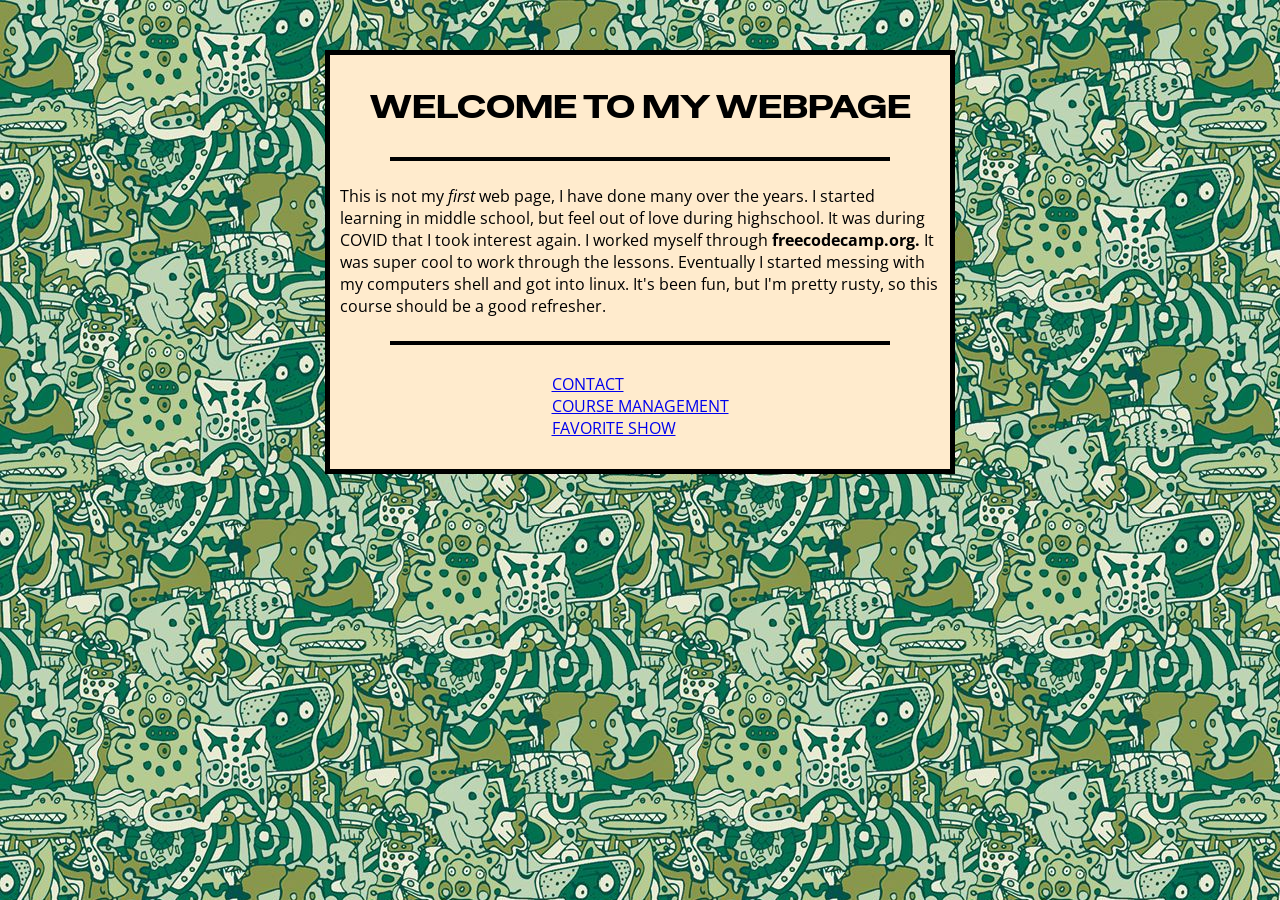
<file: index.html>
<!DOCTYPE html>
<html lang="en">
<head>
    <meta charset="UTF-8">
    <meta name="viewport" content="width=device-width, initial-scale=1.0">
    <title>Jake's Wicked Webpage</title>
    <link rel="preconnect" href="https://fonts.googleapis.com">
    <link rel="preconnect" href="https://fonts.gstatic.com" crossorigin>
    <link href="https://fonts.googleapis.com/css2?family=Open+Sans:ital,wght@0,300..800;1,300..800&family=Special+Gothic+Expanded+One&display=swap" rel="stylesheet">
    <link rel="stylesheet" href="style.css" type="text/css">
</head>
<body style="background-image: url(images/doodle_bg.jpeg);">
    <div class="div_container">
    <h1>WELCOME TO MY WEBPAGE</h1>
    <hr>
    <p class="container">This is not my <em>first</em> web page, I have done many over the years. I started learning in middle school, but feel out of love during highschool. It was during COVID that I took interest again. I worked myself through <strong>freecodecamp.org.</strong> It was super cool to work through the lessons. Eventually I started messing with my computers shell and got into linux. It's been fun, but I'm pretty rusty, so this course should be a good refresher.</p>
    <hr>
        <div style="display: flex; flex-direction: column; padding: 20px;">
            <a href="contact.html">CONTACT</a>
            <a href="cmp.html">COURSE MANAGEMENT</a>
            <a href="test.html">FAVORITE SHOW</a>
        </div>
    </div>
</body>
</html>
</file>
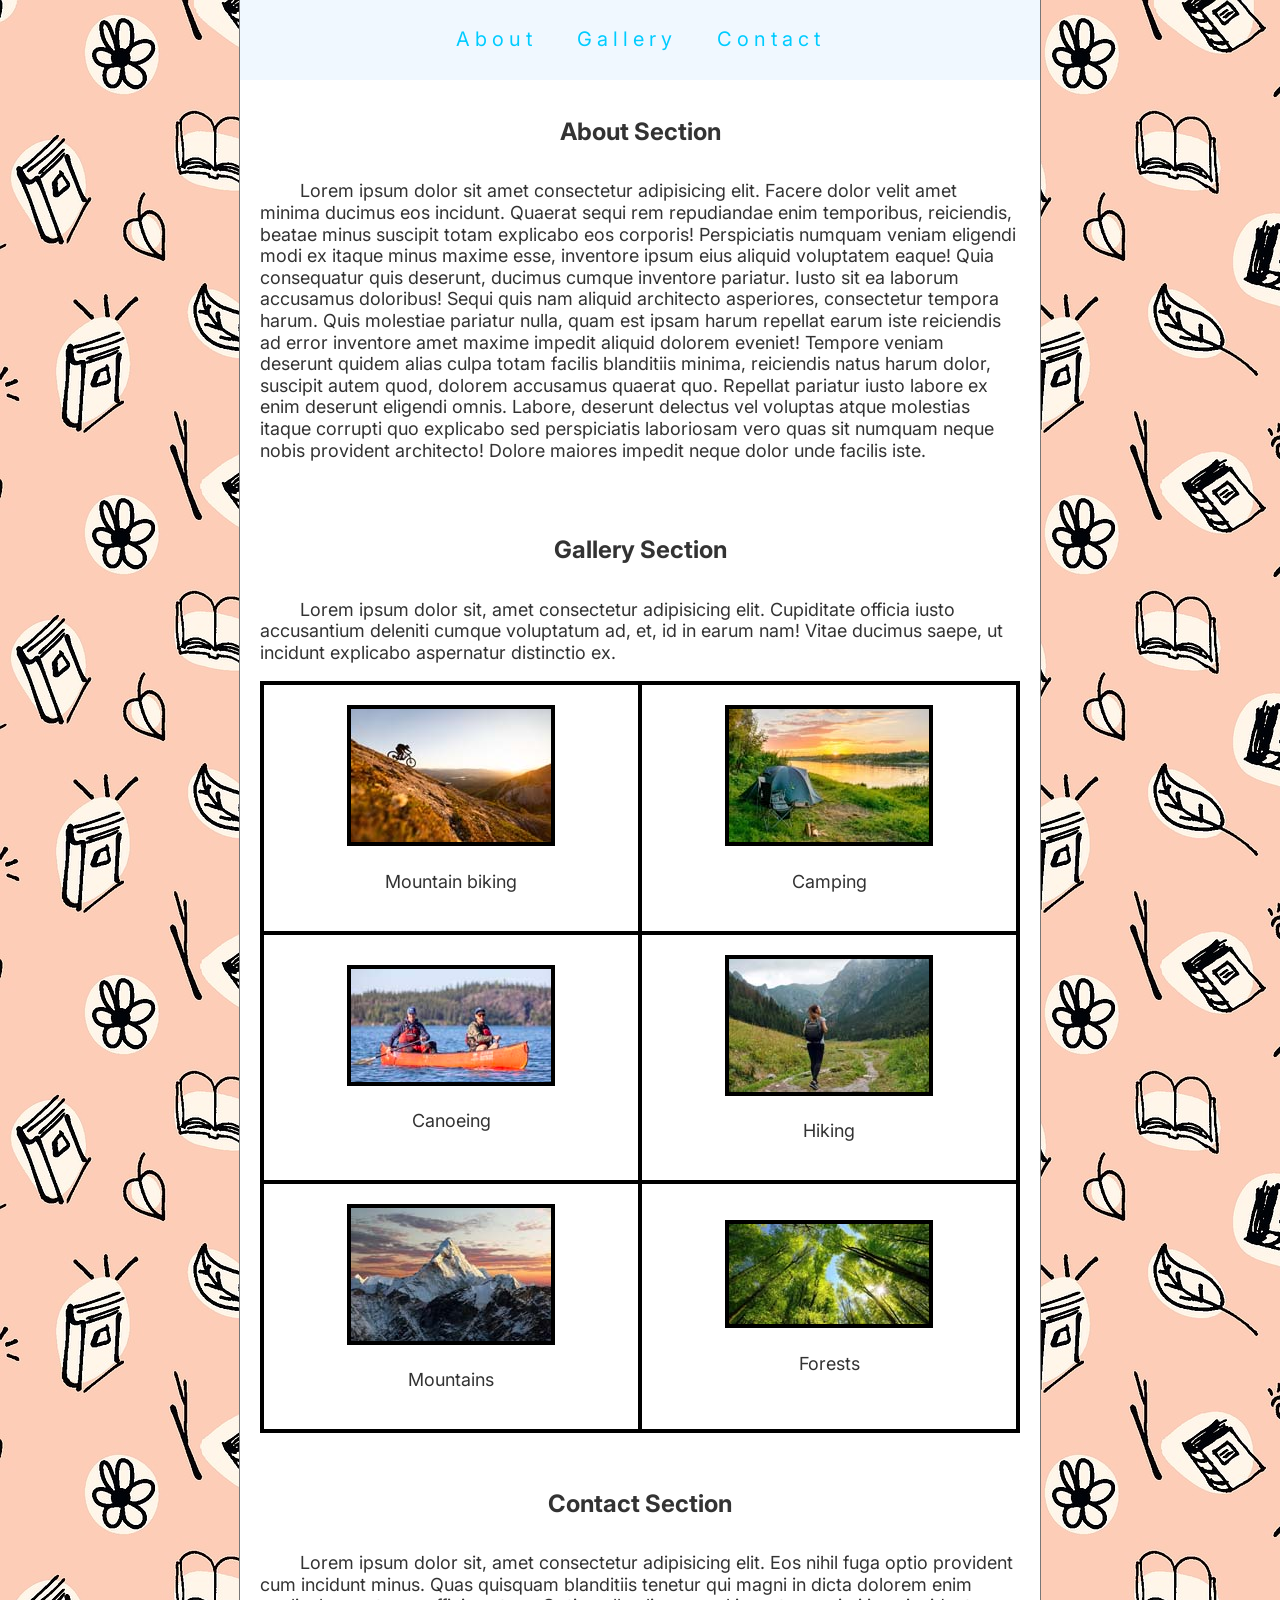
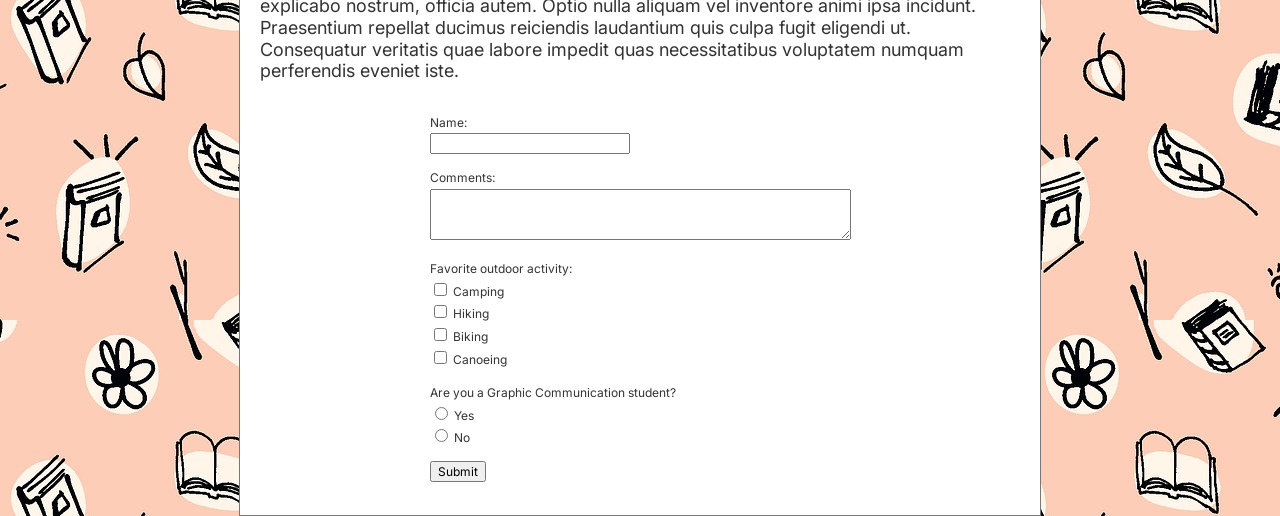
<file: A5/index.html>
<!DOCTYPE html>
<html lang="en">
<head>
  <meta charset="UTF-8">
  <meta name="viewport" content="width=device-width, initial-scale=1.0">
  <link rel="stylesheet" href="style.css" type="text/css">
  <link rel="preconnect" href="https://fonts.googleapis.com">
  <link rel="preconnect" href="https://fonts.gstatic.com" crossorigin>
  <link href="https://fonts.googleapis.com/css2?family=Inter:ital,opsz,wght@0,14..32,100..900;1,14..32,100..900&display=swap" rel="stylesheet">
  <title>Online Library</title>
</head>
<body>
  <div class="container">
    <header>
    </header>

    <nav>
      <a href="#about">About</a>
      <a href="#gallery">Gallery</a>
      <a href="#contact">Contact</a>
    </nav>

    <section id="about" class="top_spacing">
      <h1 class="heading">About Section</h1>
      <p class="subheading p_indent">
        Lorem ipsum dolor sit amet consectetur adipisicing elit. Facere dolor velit amet minima ducimus eos incidunt. Quaerat sequi rem repudiandae enim temporibus, reiciendis, beatae minus suscipit totam explicabo eos corporis!
        Perspiciatis numquam veniam eligendi modi ex itaque minus maxime esse, inventore ipsum eius aliquid voluptatem eaque! Quia consequatur quis deserunt, ducimus cumque inventore pariatur. Iusto sit ea laborum accusamus doloribus!
        Sequi quis nam aliquid architecto asperiores, consectetur tempora harum. Quis molestiae pariatur nulla, quam est ipsam harum repellat earum iste reiciendis ad error inventore amet maxime impedit aliquid dolorem eveniet!
        Tempore veniam deserunt quidem alias culpa totam facilis blanditiis minima, reiciendis natus harum dolor, suscipit autem quod, dolorem accusamus quaerat quo. Repellat pariatur iusto labore ex enim deserunt eligendi omnis.
        Labore, deserunt delectus vel voluptas atque molestias itaque corrupti quo explicabo sed perspiciatis laboriosam vero quas sit numquam neque nobis provident architecto! Dolore maiores impedit neque dolor unde facilis iste.
      </p>

    </section>
    <section id="gallery">
      <h1 class="heading">Gallery Section</h1>
      <p class="subheading p_indent">
        Lorem ipsum dolor sit, amet consectetur adipisicing elit. Cupiditate officia iusto accusantium deleniti cumque voluptatum ad, et, id in earum nam! Vitae ducimus saepe, ut incidunt explicabo aspernatur distinctio ex.
      </p>
      <table>
        <tbody>
          <tr>
            <td>
              <a href="images/640/biking.jpg" target="_blank">
              <img src="images/thumbs/biking.jpg" alt="A person mountain biking" class="boxModel">
              </a>
              <p class="subheading">
                Mountain biking
              </p>
            </td>
            <td>
              <a href="images/640/camping.jpg" target="_blank">
              <img src="images/thumbs/camping.jpg" alt="A tent by a river" class="boxModel">
              </a>
              <p class="subheading">
                Camping
              </p>
            </td>
          </tr>
          <tr>
            <td>
              <a href="images/640/canoeing.jpg" target="_blank">
              <img src="images/thumbs/canoeing.jpg" alt="Two people canoeing" class="boxModel">
              </a>
              <p class="subheading">
                Canoeing
              </p>
            </td>
            <td>
              <a href="images/640/hiking.jpg" target="_blank">
              <img src="images/thumbs/hiking.jpg" alt="A lady starting a hike" class="boxModel">
              </a>
              <p class="subheading">
                Hiking
              </p>
            </td>
          </tr>
          <tr>
            <td>
              <a href="images/640/mountain.jpg" target="_blank">
              <img src="images/thumbs/mountain.jpg" alt="An image of a mountain" class="boxModel">
              </a>
              <p class="subheading">
                Mountains
              </p>
            </td>
            <td>
              <a href="images/640/trees.jpg" target="_blank">
              <img src="images/thumbs/trees.jpg" alt="An image of a forest" class="boxModel">
              </a>
              <p class="subheading">
                Forests
              </p>
            </td>
          </tr>

        </tbody>
      </table>
    </section>

    <section id="contact">
      <h1 class="heading">Contact Section</h1>
      <p class="subheading p_indent">Lorem ipsum dolor sit, amet consectetur adipisicing elit. Eos nihil fuga optio provident cum incidunt minus. Quas quisquam blanditiis tenetur qui magni in dicta dolorem enim explicabo nostrum, officia autem.
      Optio nulla aliquam vel inventore animi ipsa incidunt. Praesentium repellat ducimus reiciendis laudantium quis culpa fugit eligendi ut. Consequatur veritatis quae labore impedit quas necessitatibus voluptatem numquam perferendis eveniet iste.</p>
        <form method="post" action="form script url">
        <p>Name:
        <br>
        <input type="text" name="name">
        </p>
        <p>Comments:
        <br>
        <textarea rows="3" cols="50" name="comments">
        </textarea>
        </p>
        <p>Favorite outdoor activity:
        <br>
        <input type="checkbox" name="fav_act" value="Camping">
        Camping
        <br>
        <input type="checkbox" name="fav_act" value="Hiking">
        Hiking
        <br>
        <input type="checkbox" name="fav_act" value="Biking">
        Biking
        <br>
        <input type="checkbox" name="fav_act" value="Canoeing">
        Canoeing
        </p>
        <p>Are you a Graphic Communication student?
        <br>
        <input type="radio" name="graphic_comm_student" value="Yes">
        Yes
        <br>
        <input type="radio" name="graphic_comm_student" value="No">
        No
        </p>
        <p>
        <input type="submit" name="submit_button" value="Submit">
        </p>
      </form>
    </section>
      
    <footer>

    </footer>
  </div>
</body>
</html>
</file>
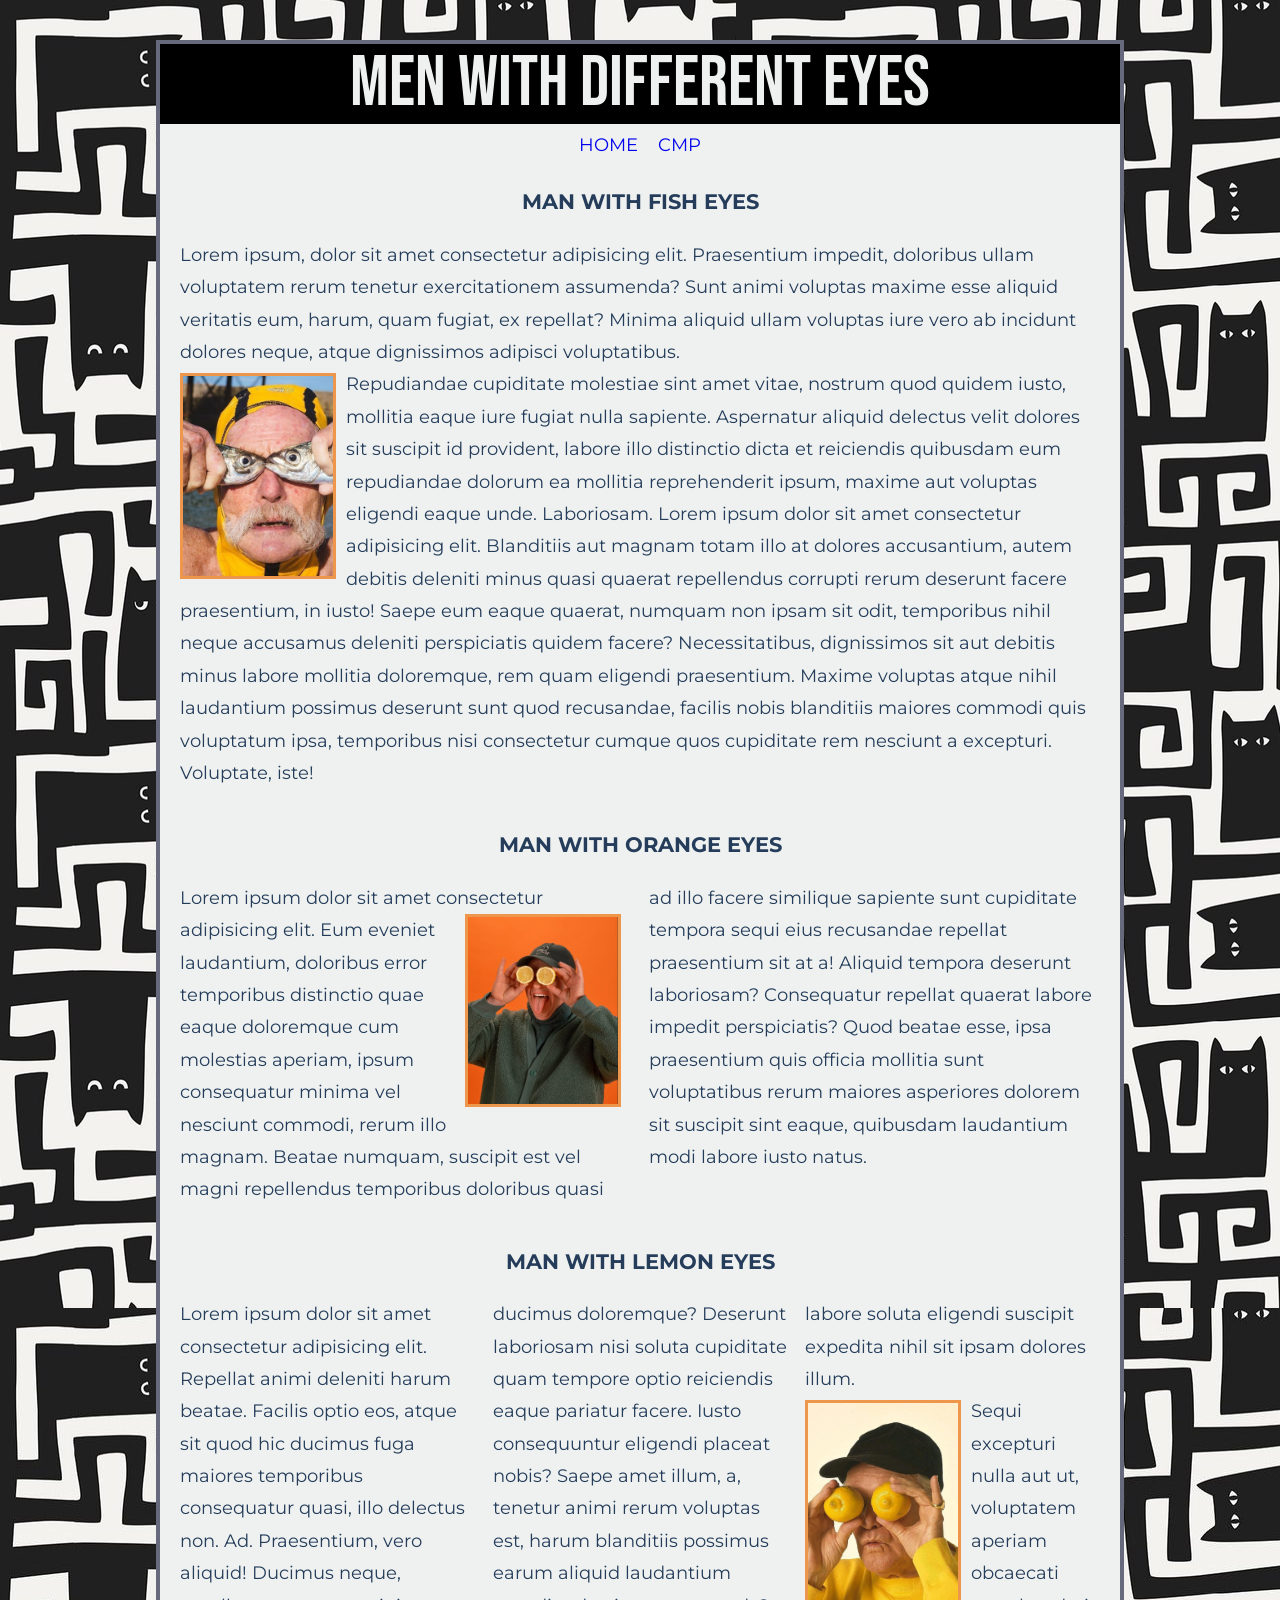
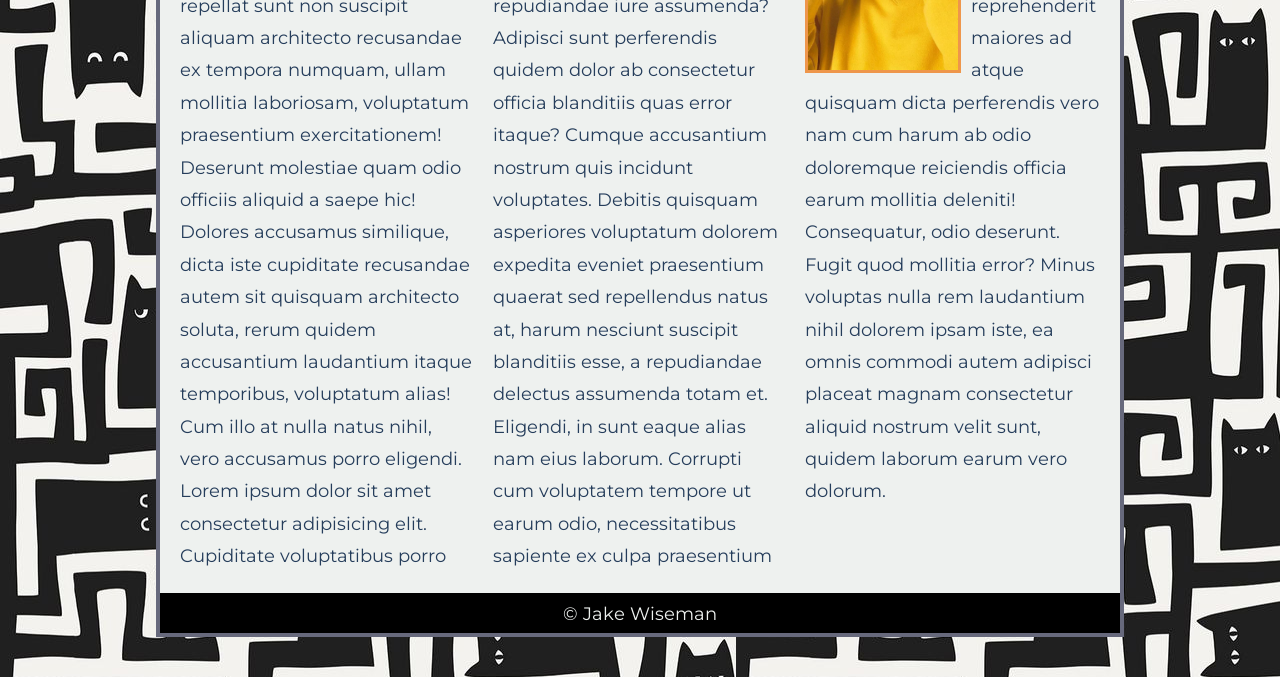
<file: a6/index.html>
<!DOCTYPE html>
<html lang="en">
<head>
  <meta charset="UTF-8">
  <meta name="viewport" content="width=device-width, initial-scale=1.0">
  <link rel="stylesheet" href="style.css">
  <link rel="preconnect" href="https://fonts.googleapis.com">
  <link rel="preconnect" href="https://fonts.gstatic.com" crossorigin>
  <link href="https://fonts.googleapis.com/css2?family=Bebas+Neue&family=Montserrat:ital,wght@0,100..900;1,100..900&display=swap" rel="stylesheet">
  <title>COLUMNZZZ</title>
</head>
<body>
  <div class="container">
    <header class="header_style">
      MEN WITH DIFFERENT EYES
    </header >
    <nav class="nav_style">
      <a href="/index.html">HOME</a>
      <a href="/cmp.html">CMP</a>
    </nav>


    <h3>MAN WITH FISH EYES</h3>

    <section class="columnOne">
      Lorem ipsum, dolor sit amet consectetur adipisicing elit. Praesentium impedit, doloribus ullam voluptatem rerum tenetur exercitationem assumenda? Sunt animi voluptas maxime esse aliquid veritatis eum, harum, quam fugiat, ex repellat?
      Minima aliquid ullam voluptas iure vero ab incidunt dolores neque, atque dignissimos adipisci voluptatibus.<p><img class="floatLeft" src="/images/fish.jpeg" alt="a man holding up fish as eyes"></p>Repudiandae cupiditate molestiae sint amet vitae, nostrum quod quidem iusto, mollitia eaque iure fugiat nulla sapiente. Aspernatur aliquid delectus velit dolores sit suscipit id provident, labore illo distinctio dicta et reiciendis quibusdam eum repudiandae dolorum ea mollitia reprehenderit ipsum, maxime aut voluptas eligendi eaque unde. Laboriosam. Lorem ipsum dolor sit amet consectetur adipisicing elit. Blanditiis aut magnam totam illo at dolores accusantium, autem debitis deleniti minus quasi quaerat repellendus corrupti rerum deserunt facere praesentium, in iusto!
      Saepe eum eaque quaerat, numquam non ipsam sit odit, temporibus nihil neque accusamus deleniti perspiciatis quidem facere? Necessitatibus, dignissimos sit aut debitis minus labore mollitia doloremque, rem quam eligendi praesentium.
      Maxime voluptas atque nihil laudantium possimus deserunt sunt quod recusandae, facilis nobis blanditiis maiores commodi quis voluptatum ipsa, temporibus nisi consectetur cumque quos cupiditate rem nesciunt a excepturi. Voluptate, iste!
    </section>

    <h3>MAN WITH ORANGE EYES</h3>

    <section class="columnTwo" >
      Lorem ipsum dolor sit amet consectetur<p><img class="floatRight" src="/images/orange.jpeg" alt="a man holding up oranges as eyes"></p> adipisicing elit. Eum eveniet laudantium, doloribus error temporibus distinctio quae eaque doloremque cum molestias aperiam, ipsum consequatur minima vel nesciunt commodi, rerum illo magnam. Beatae numquam, suscipit est vel magni repellendus temporibus doloribus quasi ad illo facere similique sapiente sunt cupiditate tempora sequi eius recusandae repellat praesentium sit at a! Aliquid tempora deserunt laboriosam?
      Consequatur repellat quaerat labore impedit perspiciatis? Quod beatae esse, ipsa praesentium quis officia mollitia sunt voluptatibus rerum maiores asperiores dolorem sit suscipit sint eaque, quibusdam laudantium modi labore iusto natus.
    </section>

    <h3>MAN WITH LEMON EYES</h3>

    <section class="columnThree">
      Lorem ipsum dolor sit amet consectetur adipisicing elit. Repellat animi deleniti harum beatae. Facilis optio eos, atque sit quod hic ducimus fuga maiores temporibus consequatur quasi, illo delectus non. Ad.
      Praesentium, vero aliquid! Ducimus neque, repellat sunt non suscipit aliquam architecto recusandae ex tempora numquam, ullam mollitia laboriosam, voluptatum praesentium exercitationem! Deserunt molestiae quam odio officiis aliquid a saepe hic!
      Dolores accusamus similique, dicta iste cupiditate recusandae autem sit quisquam architecto soluta, rerum quidem accusantium laudantium itaque temporibus, voluptatum alias! Cum illo at nulla natus nihil, vero accusamus porro eligendi. Lorem ipsum dolor sit amet consectetur adipisicing elit. Cupiditate voluptatibus porro ducimus doloremque? Deserunt laboriosam nisi soluta cupiditate quam tempore optio reiciendis eaque pariatur facere. Iusto consequuntur eligendi placeat nobis?
      Saepe amet illum, a, tenetur animi rerum voluptas est, harum blanditiis possimus earum aliquid laudantium repudiandae iure assumenda? Adipisci sunt perferendis quidem dolor ab consectetur officia blanditiis quas error itaque?
      Cumque accusantium nostrum quis incidunt voluptates. Debitis quisquam asperiores voluptatum dolorem expedita eveniet praesentium quaerat sed repellendus natus at, harum nesciunt suscipit blanditiis esse, a repudiandae delectus assumenda totam et.
      Eligendi, in sunt eaque alias nam eius laborum. Corrupti cum voluptatem tempore ut earum odio, necessitatibus sapiente ex culpa praesentium labore soluta eligendi suscipit expedita nihil sit ipsam dolores illum.<p><img class="floatLeft" src="/images/lemon.jpeg" alt="a man holding up lemons as eyes"></p>Sequi excepturi nulla aut ut, voluptatem aperiam obcaecati reprehenderit maiores ad atque quisquam dicta perferendis vero nam cum harum ab odio doloremque reiciendis officia earum mollitia deleniti! Consequatur, odio deserunt.
      Fugit quod mollitia error? Minus voluptas nulla rem laudantium nihil dolorem ipsam iste, ea omnis commodi autem adipisci placeat magnam consectetur aliquid nostrum velit sunt, quidem laborum earum vero dolorum.
    </section>

    <footer class="footer_style">
      © Jake Wiseman 
    </footer>

  </div>
</body>
</html>
</file>
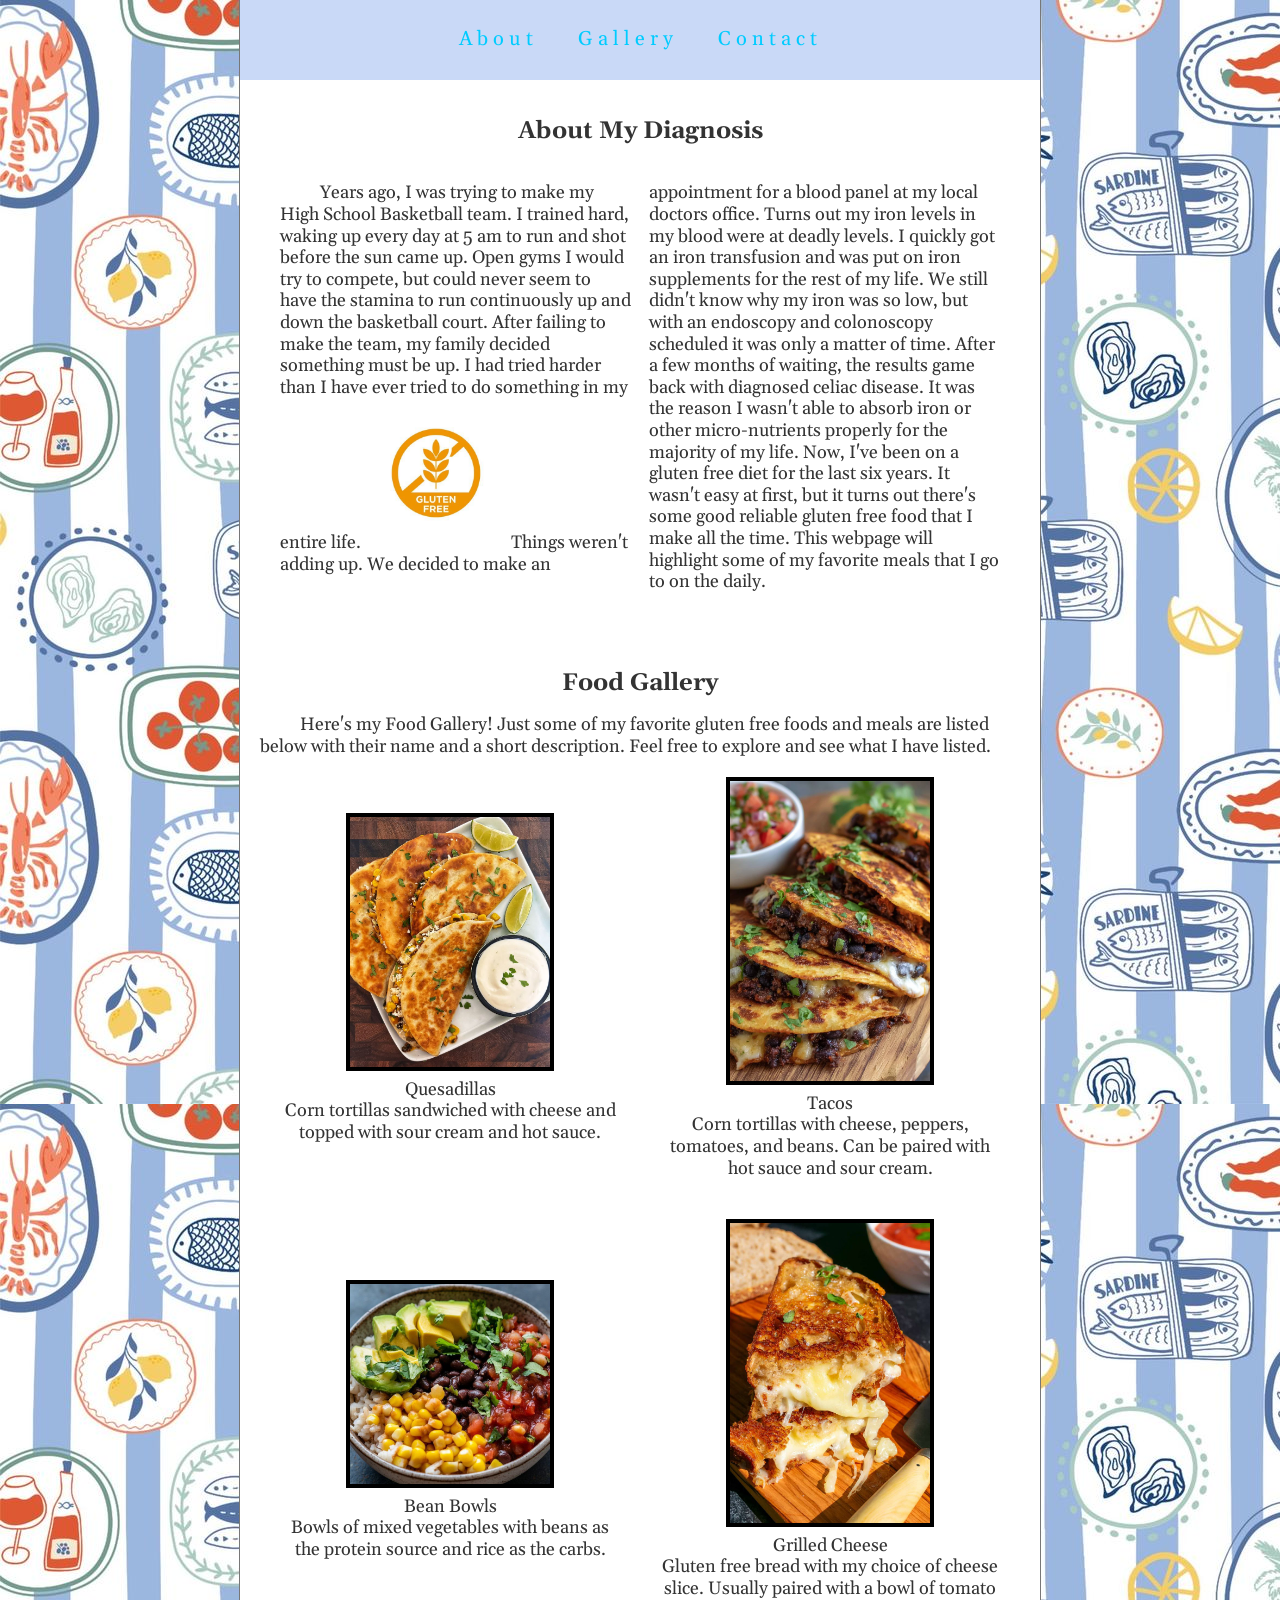
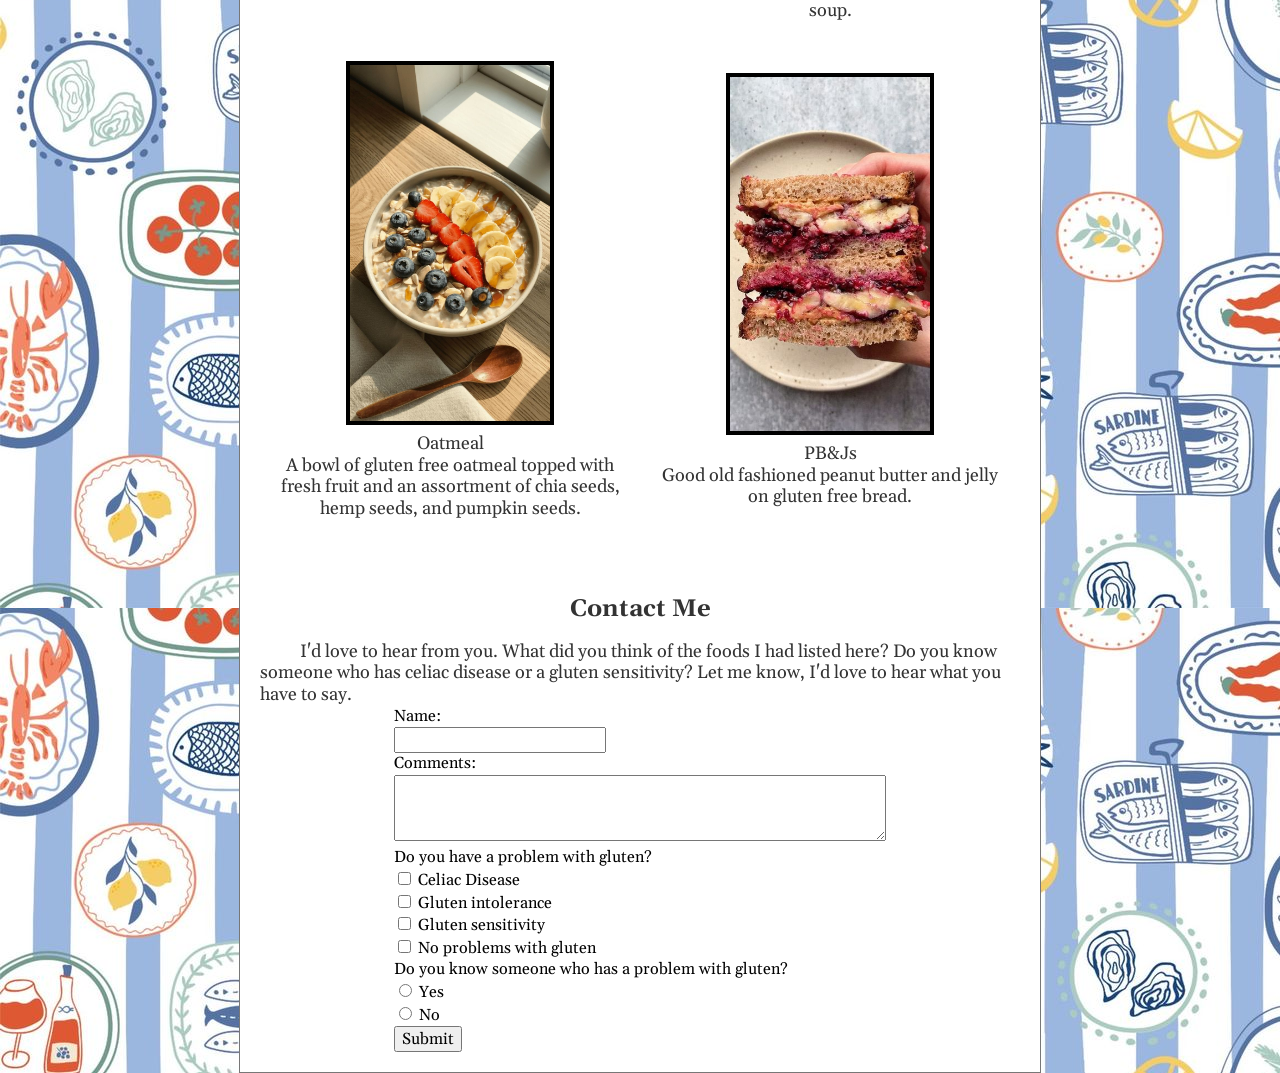
<file: a7/index.html>
<!DOCTYPE html>
<html lang="en">
<head>
  <meta charset="UTF-8">
  <meta name="viewport" content="width=device-width, initial-scale=1.0">
  <link rel="stylesheet" href="style.css" type="text/css">
  <link rel="preconnect" href="https://fonts.googleapis.com">
  <link rel="preconnect" href="https://fonts.gstatic.com" crossorigin>
  <link href="https://fonts.googleapis.com/css2?family=Gelasio:ital,wght@0,400..700;1,400..700&family=Poppins:ital,wght@0,100;0,200;0,300;0,400;0,500;0,600;0,700;0,800;0,900;1,100;1,200;1,300;1,400;1,500;1,600;1,700;1,800;1,900&display=swap" rel="stylesheet">
  <title>Favorite Foods</title>
</head>
<body>
  <div class="container">
    <header>
    </header>

    <nav>
      <a href="#about">About</a>
      <a href="#gallery">Gallery</a>
      <a href="#contact">Contact</a>
    </nav>

    <section id="about" class="top_spacing">
      <h1 class="heading">About My Diagnosis</h1>
      <p class="subheading p_indent columnTwo">
        Years ago, I was trying to make my High School Basketball team. I trained hard, waking up every day at 5 am to run and shot before the sun came up. Open gyms I would try to compete, but could never seem to have the stamina to run continuously up and down the basketball court. After failing to make the team, my family decided something must be up. I had tried harder than I have ever tried to do something in my entire life.<img src="/images/gf_logo.jpeg" alt="logo of gluten free symbol" class="img_container">Things weren't adding up. We decided to make an appointment for a blood panel at my local doctors office. Turns out my iron levels in my blood were at deadly levels. I quickly got an iron transfusion and was put on iron supplements for the rest of my life. 
        We still didn't know why my iron was so low, but with an endoscopy and colonoscopy scheduled it was only a matter of time. After a few months of waiting, the results game back with diagnosed celiac disease. It was the reason I wasn't able to absorb iron or other micro-nutrients properly for the majority of my life. 
        Now, I've been on a gluten free diet for the last six years. It wasn't easy at first, but it turns out there's some good reliable gluten free food that I make all the time. This webpage will highlight some of my favorite meals that I go to on the daily.
      </p>

    </section>
    <section id="gallery">
      <h1 class="heading">Food Gallery</h1>
      <p class="subheading p_indent">
        Here's my Food Gallery! Just some of my favorite gluten free foods and meals are listed below with their name and a short description. Feel free to explore and see what I have listed.
      </p>
      <table>
        <tbody>
          <tr>
            <td>
              <a href="images/quesadillas.jpeg" target="_blank">
              <img src="images/quesadillas.jpeg" alt="An image of quesadillas" class="boxModel thumb_img_container">
              </a>
              <p class="subheading">
                Quesadillas
                <br>
                Corn tortillas sandwiched with cheese and topped with sour cream and hot sauce.
              </p>
            </td>
            <td>
              <a href="images/tacos.jpeg" target="_blank">
              <img src="images/tacos.jpeg" alt="An image of tacos" class="boxModel thumb_img_container">
              </a>
              <p class="subheading">
                Tacos
                <br>
                Corn tortillas with cheese, peppers, tomatoes, and beans. Can be paired with hot sauce and sour cream.
              </p>
            </td>
          </tr>
          <tr>
            <td>
              <a href="images/beanbowl.jpeg" target="_blank">
              <img src="images/beanbowl.jpeg" alt="An image of a bean bowl" class="boxModel thumb_img_container">
              </a>
              <p class="subheading">
                Bean Bowls
                <br>
                Bowls of mixed vegetables with beans as the protein source and rice as the carbs.
              </p>
            </td>
            <td>
              <a href="images/grilled_cheese.jpeg" target="_blank">
              <img src="images/grilled_cheese.jpeg" alt="An image of a grilled cheese sandwich" class="boxModel thumb_img_container">
              </a>
              <p class="subheading">
                Grilled Cheese
                <br>
                Gluten free bread with my choice of cheese slice. Usually paired with a bowl of tomato soup.
              </p>
            </td>
          </tr>
          <tr>
            <td>
              <a href="images/oatmeal.jpeg" target="_blank">
              <img src="images/oatmeal.jpeg" alt="An image of a bowl of oatmeal" class="boxModel thumb_img_container">
              </a>
              <p class="subheading">
                Oatmeal
                <br>
                A bowl of gluten free oatmeal topped with fresh fruit and an assortment of chia seeds, hemp seeds, and pumpkin seeds.
              </p>
            </td>
            <td>
              <a href="images/pb&js.jpeg" target="_blank">
              <img src="images/pb&js.jpeg" alt="An image of pb&j sandwiches" class="boxModel thumb_img_container">
              </a>
              <p class="subheading">
                PB&Js
                <br>
                Good old fashioned peanut butter and jelly on gluten free bread.
              </p>
            </td>
          </tr>

        </tbody>
      </table>
    </section>

    <section id="contact">
      <h1 class="heading">Contact Me</h1>
      <p class="subheading p_indent">
        I'd love to hear from you. What did you think of the foods I had listed here? Do you know someone who has celiac disease or a gluten sensitivity? Let me know, I'd love to hear what you have to say. 
      </p>
        <form method="post" action="form script url">
        <p>Name:
        <br>
        <input type="text" name="name">
        </p>
        <p>Comments:
        <br>
        <textarea rows="3" cols="50" name="comments">
        </textarea>
        </p>
        <p>Do you have a problem with gluten?
        <br>
        <input type="checkbox" name="fav_act" value="Celiac Disease">
        Celiac Disease
        <br>
        <input type="checkbox" name="fav_act" value="Gluten Intolerance">
        Gluten intolerance
        <br>
        <input type="checkbox" name="fav_act" value="Gluten Sensitivity">
        Gluten sensitivity
        <br>
        <input type="checkbox" name="fav_act" value="No problems with gluten">
        No problems with gluten
        </p>
        <p>Do you know someone who has a problem with gluten?
        <br>
        <input type="radio" name="graphic_comm_student" value="Yes">
        Yes
        <br>
        <input type="radio" name="graphic_comm_student" value="No">
        No
        </p>
        <p>
        <input type="submit" name="submit_button" value="Submit">
        </p>
      </form>
    </section>
      
    <footer>

    </footer>
  </div>
</body>
</html>
</file>
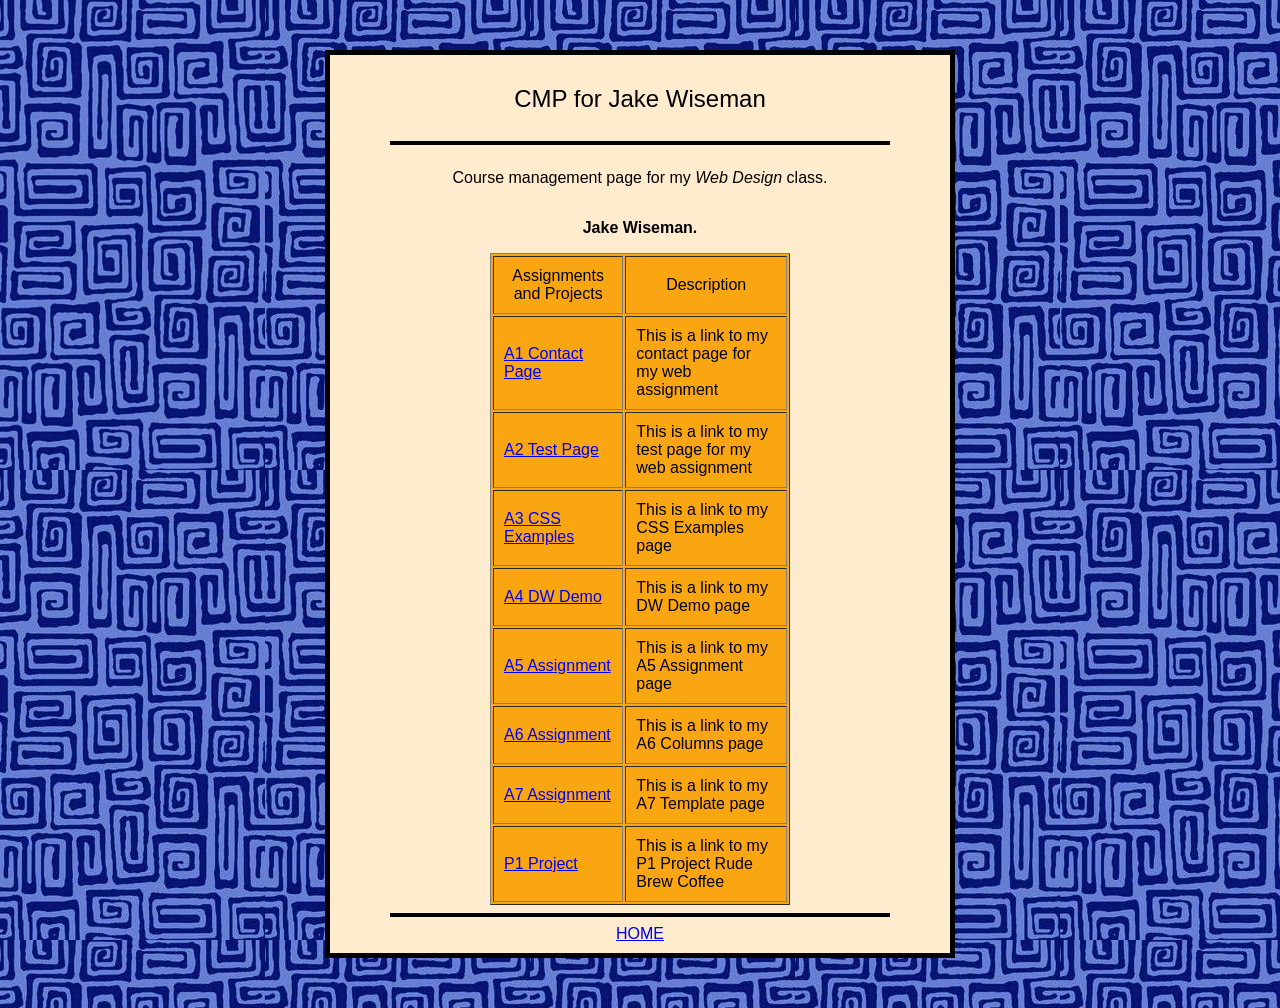
<file: cmp.html>
<!DOCTYPE html>
<html lang="en">
<head>
  <meta charset="UTF-8">
  <meta name="viewport" content="width=device-width, initial-scale=1.0">
  <link rel="stylesheet" href="style.css" type="text/css">
  <title>Jake Wiseman's Course Management Page</title>
</head>
<body style="background-image: url(images/cmp_background.jpeg);">
  <div class="div_container">
  <h2>CMP for Jake Wiseman</h2>
  <hr>
  <p style="text-align: center;">Course management page for my <em>Web Design</em> class.</p>
  <p style="text-align: center;"><strong>Jake Wiseman.</strong></p>
  <table border="1" align="center" width="300" cellpadding="10"
bgcolor="#FAA613">
    <tr>
      <th>Assignments and Projects</th>
      <th>Description</th>
    </tr>
    <tr>
      <td><a href="contact.html">A1 Contact Page</a></td>
      <td>This is a link to my contact page for my web assignment</td>
    </tr>
    <tr>
      <td><a href="test.html">A2 Test Page</a></td>
      <td>This is a link to my test page for my web assignment</td>
    </tr>
    <tr>
      <td><a href="css_examples.html">A3 CSS Examples</a></td>
      <td>This is a link to my CSS Examples page</td>
    </tr>
    <tr>
      <td><a href="A4/index.html">A4 DW Demo</a></td>
      <td>This is a link to my DW Demo page</td>
    </tr>
    <tr>
      <td><a href="A5/index.html">A5 Assignment</a></td>
      <td>This is a link to my A5 Assignment page</td>
    </tr>
    <tr>
      <td><a href="a6/index.html">A6 Assignment</a></td>
      <td>This is a link to my A6 Columns page</td>
    </tr>
    <tr>
      <td><a href="a7/index.html">A7 Assignment</a></td>
      <td>This is a link to my A7 Template page</td>
    </tr>
    <tr>
      <td><a href="P1/index.html">P1 Project</a></td>
      <td>This is a link to my P1 Project Rude Brew Coffee</td>
    </tr>
  </table>
  <hr>
  <a href="index.html">HOME</a>
  </div>
</body>
</html>
</file>
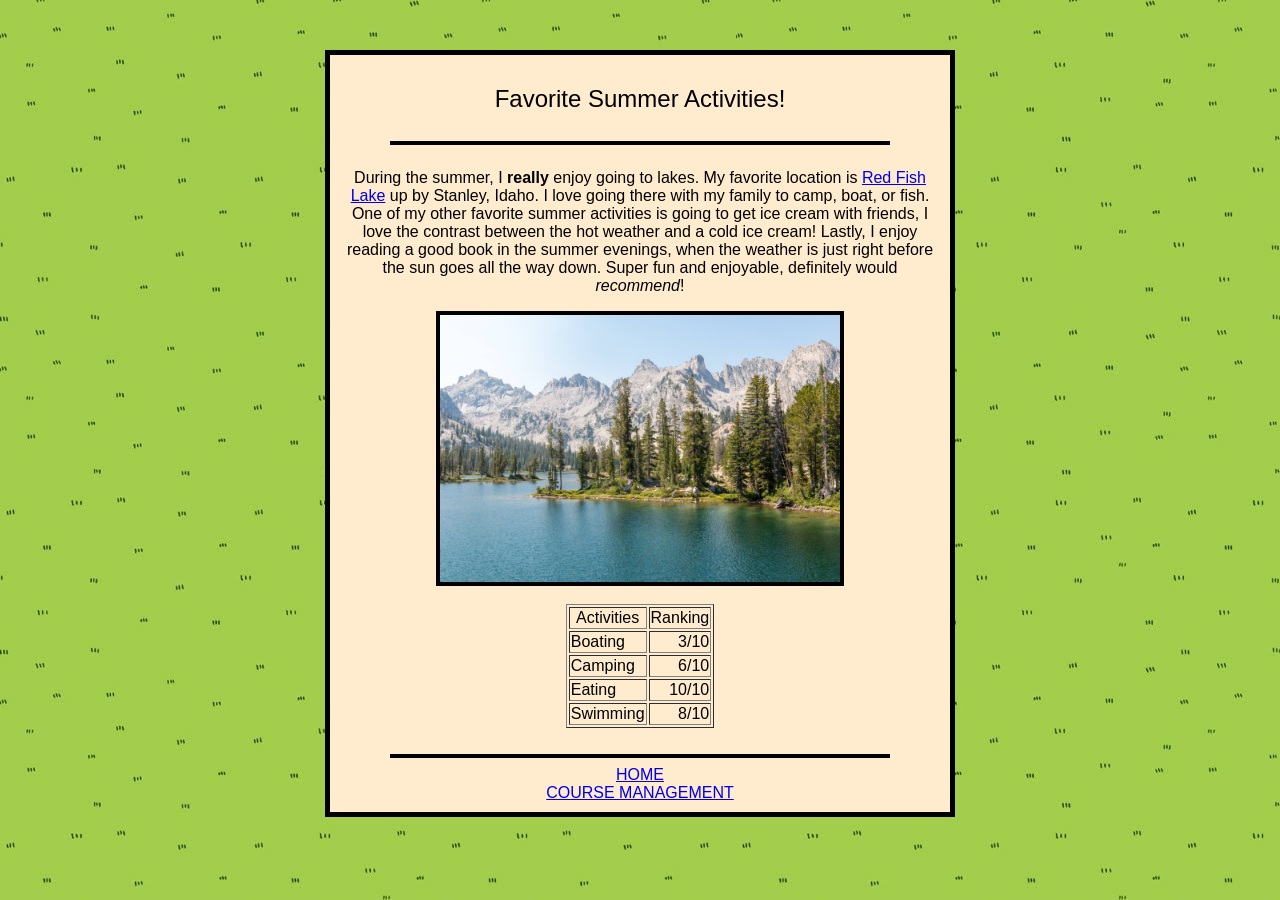
<file: css_examples.html>
<!DOCTYPE html>
<html lang="en">
<head>
  <meta charset="UTF-8">
  <meta name="viewport" content="width=device-width, initial-scale=1.0">
  <link rel="stylesheet" href="style.css">
  <title>Summer Vibes</title>
</head>
<body style="background-image: url(images/bg.jpeg);">
  <div class="div_container">
  <h2 style="text-align: center;">Favorite Summer Activities!</h2>
  <hr>
  <p style="text-align: center">
    During the summer, I <strong>really</strong> enjoy going to lakes. My favorite location is <a href="https://en.wikipedia.org/wiki/Redfish_Lake">Red Fish Lake</a> up by Stanley, Idaho. I love going there with my family to camp, boat, or fish. One of my other favorite summer activities is going to get ice cream with friends, I love the contrast between the hot weather and a cold ice cream! Lastly, I enjoy reading a good book in the summer evenings, when the weather is just right before the sun goes all the way down. Super fun and enjoyable, definitely would <em>recommend</em>!
  </p>
  <img src="images/red_fish_lake_2.jpg" alt="an image of red fish lake" width="400" style="border: 4px solid black;">
  <br>
    <table border="1">
      <tr>
        <th>Activities</th>
        <th>Ranking</th>
      </tr>
      <tr>
        <td>Boating</td>
        <td style="text-align: right;">3/10</td>
      </tr>
      <tr>
        <td>Camping</td>
        <td style="text-align: right;">6/10</td>
      </tr>
      <tr>
        <td>Eating</td>
        <td style="text-align: right;">10/10</td>
      </tr>
      <tr>
        <td>Swimming</td>
        <td style="text-align: right;">8/10</td>
      </tr>
    </table>
    <br>
  <hr>
  <a href="index.html">HOME</a>
  <a href="cmp.html">COURSE MANAGEMENT</a>
  </div>
</body>
</html>
</file>
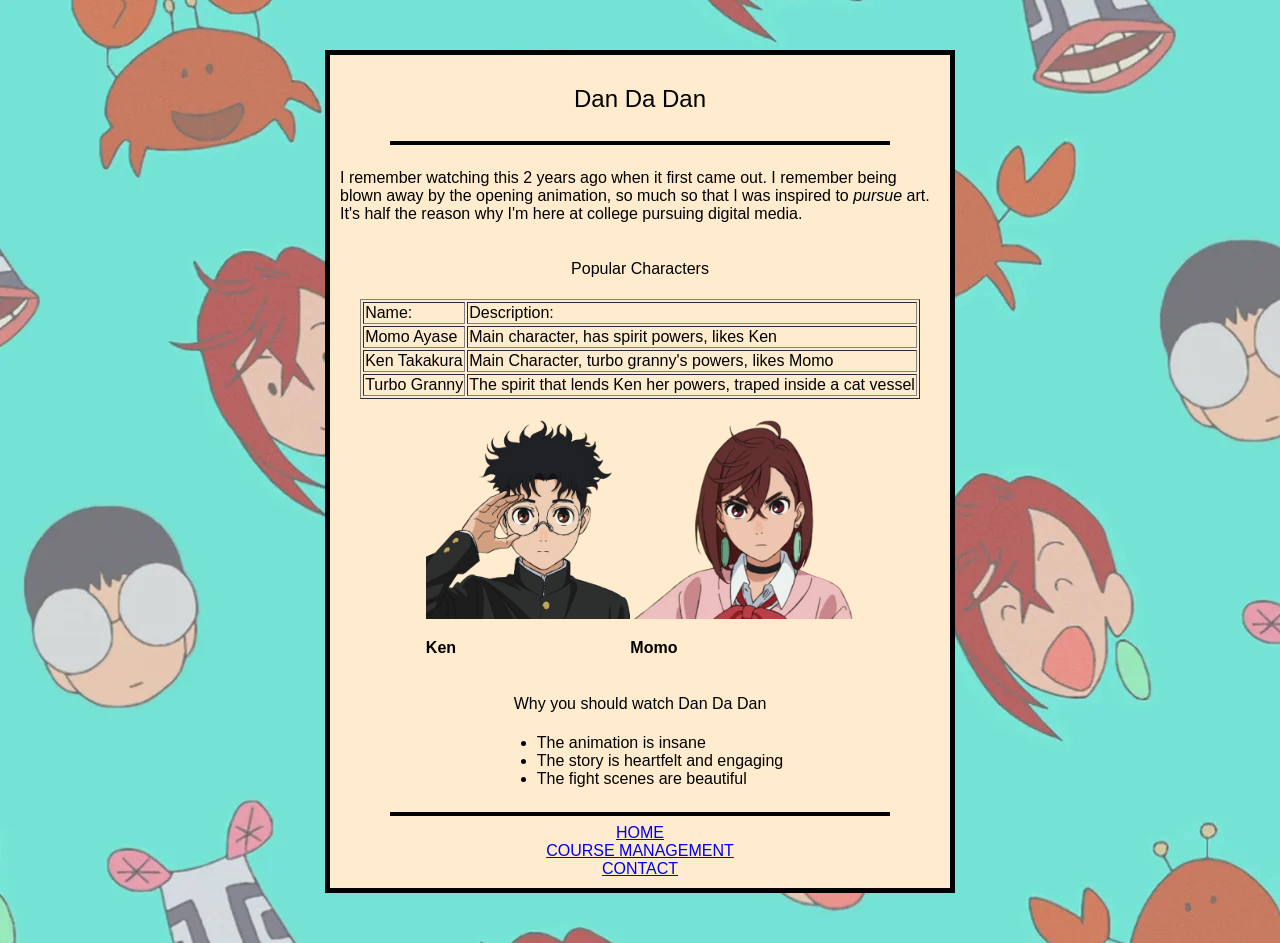
<file: test.html>
<!DOCTYPE html>
<html lang="en">
<head>
  <meta charset="UTF-8">
  <meta name="viewport" content="width=device-width, initial-scale=1.0">
  <link rel="stylesheet" href="style.css">
  <title>Jake's favorite TV Show</title>
</head>
<body style="background-image: url(images/Background.webp);">
  <div class="div_container">
  <h2>Dan Da Dan</h2>
  <hr>
   <p>
    I remember watching this 2 years ago when it first came out. I remember being blown away by the opening animation, so much so that I was inspired to <em>pursue</em> art. It's half the reason why I'm here at college pursuing digital media. 
  </p>
  <h4>Popular Characters</h4>
  <table border="1">
    <tr>
    <td>Name:</td>
    <td>Description:</td>
    </tr>
    <tr>
    <td>Momo Ayase</td>
    <td>Main character, has spirit powers, likes Ken</td>
    </tr>
    <tr>
    <td>Ken Takakura</td>
    <td>Main Character, turbo granny's powers, likes Momo</td>
    </tr>
    <tr>
    <td>Turbo Granny</td>
    <td>The spirit that lends Ken her powers, traped inside a cat vessel</td>
    </tr>
  </table>
  <div style="flex-direction: row; display: flex; padding-top: 20px;">
      <div><img src="images/ken.webp" alt="Ken, from Dan Da Dan" height="200px"> 
      <p><strong>Ken</strong></p></div>
      <div><img src="images/momo.webp" alt="Momo, from Dan Da Dan" height="200px">
      <p><strong>Momo</strong></p></div>
  </div>
  <h4 style="margin-bottom: 5px;">Why you should watch Dan Da Dan</h4>
  <ul>
    <li>The animation is insane</li>
    <li>The story is heartfelt and engaging</li>
    <li>The fight scenes are beautiful</li>
  </ul>
  <hr>
  <a href="index.html">HOME</a>
  <a href="cmp.html">COURSE MANAGEMENT</a>
  <a href="contact.html">CONTACT</a>

  </div>
</body>
</html>
</file>
<file: style.css>
h1, h2, h3, h4, h5, h6 {
  font-family: "Special Gothic Expanded One", sans-serif;
  font-weight: 400;
  font-style: normal;
}

p, li, ol, table, td, th, tr, div, body {
  font-family: "Open Sans", sans-serif;
  font-optical-sizing: auto;
  font-weight: 400;
  font-style: normal;
  font-variation-settings:
    "wdth" 100;
}

body {
  display: flex; 
  justify-content: center; 
  align-items: center; 
  flex-direction: column; 
  margin: 0%;
}

.div_container {
  display: flex; 
  justify-content: center; 
  align-items: center; 
  flex-direction: column; 
  background-color:blanchedalmond; 
  width: 600px; 
  margin: 50px; 
  padding: 10px; 
  border: solid 5px black;
}

hr {
  height: 4px; 
  background-color: black; 
  width: 500px; 
  border: none;
}
</file>
<file: A5/style.css>
@charset "utf-8";

.container {
  max-width: 800px;
  margin: 0 auto;
  background-color: #FFFFFF;
  border: thin solid #777777
}

body {
  background-image: url(images/bookbackground.jpg);
  font-size: 12px;
  color: #333333;
  line-height: 1.8em;
  font-style: normal;
  font-family: 'Inter', sans-serif;
  margin: auto;
}

nav {
  font-size: 20px;
  word-spacing: 20px;
  letter-spacing: 5px;
  background-color: aliceblue;
  position: fixed;
  width: 100%;
  max-width: 800px;
  height: 80px;
  top: 0;
  display: flex;
  justify-content: center;
  align-items: center;
  gap: 40px;
}

.inter-regular {
  font-family: "Inter", sans-serif;
  font-optical-sizing: auto;
  font-weight: 400;
  font-style: normal;
}

section {
  padding: 20px;
  display: flex;
  flex-direction: column;
  align-items: center;
  justify-content: center;
}

.heading {
  font-size: 24px;
  color: #333333;
}

.subheading {
  font-size: 18px;
  color: #333333;
}

.top_spacing {
  padding-top: 100px;
}

a:link {
  color: #0CF;
}

a:visited {
  color: #006;
}

a:hover {
  color: #03F
}

a:active {
  color: #9FF;
}

a {
  text-decoration: none;
}

.boxModel {
  border: 4px solid black;
  margin: auto;
}

td {
  text-align: center;
}

.p_indent {
  text-indent: 40px;
}

table, th, td {
  border: solid 4px black;
}

table {
  border-collapse: collapse;
  table-layout: fixed;
  width: 100%;
}

th, td {
  padding: 20px;
}

td {
  text-align: center;
  vertical-align: middle;
}

input,
textarea,
select,
button {
  font-size: inherit;
  font-family: inherit;
}
</file>
<file: a6/style.css>
body {
  background-image: url(/images/a6_background.jpeg);
  display: flex;
  justify-content: center;
  align-items: center;
  margin: 0px auto;
  padding: 0px auto;
  font-family: "Montserrat";
  font-size: 18px;
  line-height: 1.8em;
  color: #253D5B;
}

.container {
  max-width: 960px;
  margin: 40px;
  border: solid 4px #67697C;
  background-color:#EEF1EF;
  justify-content: center;
  align-items: center;
  display: flex;
  flex-direction: column;

}

.bebas-neue-regular {
  font-family: "Bebas Neue", sans-serif;
  font-weight: 500;
  font-style: normal;
}

.montserrat-body {
  font-family: "Montserrat", sans-serif;
  font-optical-sizing: auto;
  font-weight: 400;
  font-style: normal;
}

.header_style {
  font-family: "Bebas Neue";
  font-size: 72px;
  background-color: black;
  color: #EEF1EF; 
  height: 80px;
  width: 100%;
  max-width: 100%;
  padding: 5px;
  display: flex;
  justify-content: center;
  align-items: center;
  text-align: center;
  margin: auto;
  box-sizing: border-box;
}

header {
  text-align: center;
}

.footer_style {
  background-color: black;
  font-family: "Montserrat", sans-serif;
  font-size: 18px;
  width: 100%;
  height: 40px;
  padding: 5px;
  text-align: center;
  color: #EEF1EF;
  margin: auto;
  box-sizing: border-box;
  clear: both;
}

.columnOne {
  padding: 20px;
}

.columnTwo {
-webkit-column-count: 2; /* Chrome, Safari, Opera */
-moz-column-count: 2; /* Firefox */
column-count: 2;
padding: 20px
}

.columnThree {
-webkit-column-count: 3; /* Chrome, Safari, Opera */
-moz-column-count: 3; /* Firefox */
column-count: 3;
padding: 20px
}

img {
  max-width: 150px;
  vertical-align: bottom;
}

p {
  margin: 0;
  padding: 0;
  text-indent: 0;
  font-size: initial;
  color: initial;
}

.floatLeft {
float: left;
border: 3px solid #EE964B;
margin-right: 10px;
margin-top: 5px;
margin-bottom: 5px;
}

.floatRight {
float: right;
border: 3px solid #EE964B;
margin-left: 5px;
margin-bottom: 5px;
margin-right: 10px;
}

.nav_style {
  display: flex;
  flex-direction: row;
  justify-content: center;
  align-items: center;
  gap: 20px;
  padding-top: 5px;
  padding-bottom: 5px;
}

h3 {
  margin: auto 0;
  padding-top: 20px;
}

a{
  text-decoration: none;
}

a:hover {
  color:#EE964B;
}

header, footer, nav, article {
display: block;
}
</file>
<file: a7/style.css>
@charset "utf-8";

.container {
  max-width: 800px;
  margin: 0 auto;
  background-color: #FFFFFF;
  border: thin solid #777777
}

body {
  background-image: url(/images/a7_background.jpeg);
  font-size: 12px;
  color: #333333;
  line-height: 1.8em;
  font-style: normal;
  font-family: 'Gelasio', sans-serif;
  margin: auto;
}

nav {
  font-size: 20px;
  word-spacing: 20px;
  letter-spacing: 5px;
  background-color: #C9D9F7;
  position: fixed;
  width: 100%;
  max-width: 800px;
  height: 80px;
  top: 0;
  display: flex;
  justify-content: center;
  align-items: center;
  gap: 40px;
}


.gelasio {
  font-family: "Gelasio", serif;
  font-optical-sizing: auto;
  font-weight: 400;
  font-style: normal;
}

.poppins-thin {
  font-family: "Poppins", sans-serif;
  font-weight: 100;
  font-style: normal;
}

.poppins-extralight {
  font-family: "Poppins", sans-serif;
  font-weight: 200;
  font-style: normal;
}

.poppins-light {
  font-family: "Poppins", sans-serif;
  font-weight: 300;
  font-style: normal;
}

.poppins-regular {
  font-family: "Poppins", sans-serif;
  font-weight: 400;
  font-style: normal;
}

.poppins-medium {
  font-family: "Poppins", sans-serif;
  font-weight: 500;
  font-style: normal;
}

.poppins-semibold {
  font-family: "Poppins", sans-serif;
  font-weight: 600;
  font-style: normal;
}

.poppins-bold {
  font-family: "Poppins", sans-serif;
  font-weight: 700;
  font-style: normal;
}

.poppins-extrabold {
  font-family: "Poppins", sans-serif;
  font-weight: 800;
  font-style: normal;
}

.poppins-black {
  font-family: "Poppins", sans-serif;
  font-weight: 900;
  font-style: normal;
}

.poppins-thin-italic {
  font-family: "Poppins", sans-serif;
  font-weight: 100;
  font-style: italic;
}

.poppins-extralight-italic {
  font-family: "Poppins", sans-serif;
  font-weight: 200;
  font-style: italic;
}

.poppins-light-italic {
  font-family: "Poppins", sans-serif;
  font-weight: 300;
  font-style: italic;
}

.poppins-regular-italic {
  font-family: "Poppins", sans-serif;
  font-weight: 400;
  font-style: italic;
}

.poppins-medium-italic {
  font-family: "Poppins", sans-serif;
  font-weight: 500;
  font-style: italic;
}

.poppins-semibold-italic {
  font-family: "Poppins", sans-serif;
  font-weight: 600;
  font-style: italic;
}

.poppins-bold-italic {
  font-family: "Poppins", sans-serif;
  font-weight: 700;
  font-style: italic;
}

.poppins-extrabold-italic {
  font-family: "Poppins", sans-serif;
  font-weight: 800;
  font-style: italic;
}

.poppins-black-italic {
  font-family: "Poppins", sans-serif;
  font-weight: 900;
  font-style: italic;
}

section {
  padding: 20px;
  display: flex;
  flex-direction: column;
  align-items: center;
  justify-content: center;
}

.heading {
  font-size: 24px;
  color: #333333;
}

.subheading {
  font-size: 18px;
  color: #333333;
}

.top_spacing {
  padding-top: 100px;
}

a:link {
  color: #0CF;
}

a:visited {
  color: #006;
}

a:hover {
  color: #FCB07E;
}

a:active {
  color: #9FF;
}

a {
  text-decoration: none;
}

.boxModel {
  border: 4px solid black;
  margin: auto;
}

td {
  text-align: center;
}

.p_indent {
  text-indent: 40px;
}

/* table, th, td {
  border: solid 4px black;
} */

table {
  border-collapse: collapse;
  table-layout: fixed;
  width: 100%;
}

th, td {
  padding: 20px;
}

td {
  text-align: center;
  vertical-align: middle;
}

input,
textarea,
select,
button {
  font-size: inherit;
  font-family: inherit;
}

.columnTwo {
-webkit-column-count: 2; /* Chrome, Safari, Opera */
-moz-column-count: 2; /* Firefox */
column-count: 2;
padding: 20px;
max-width: fit-content;
}

p {
  margin: 0;
  padding: 0;
  text-indent: 0;
  font-size: initial;
  color: initial;
}

.floatLeft {
float: left;
border: 3px solid black;
}

.img_container {
  max-width: 150px;
}

.thumb_img_container {
  max-width: 200px;
}
</file>
